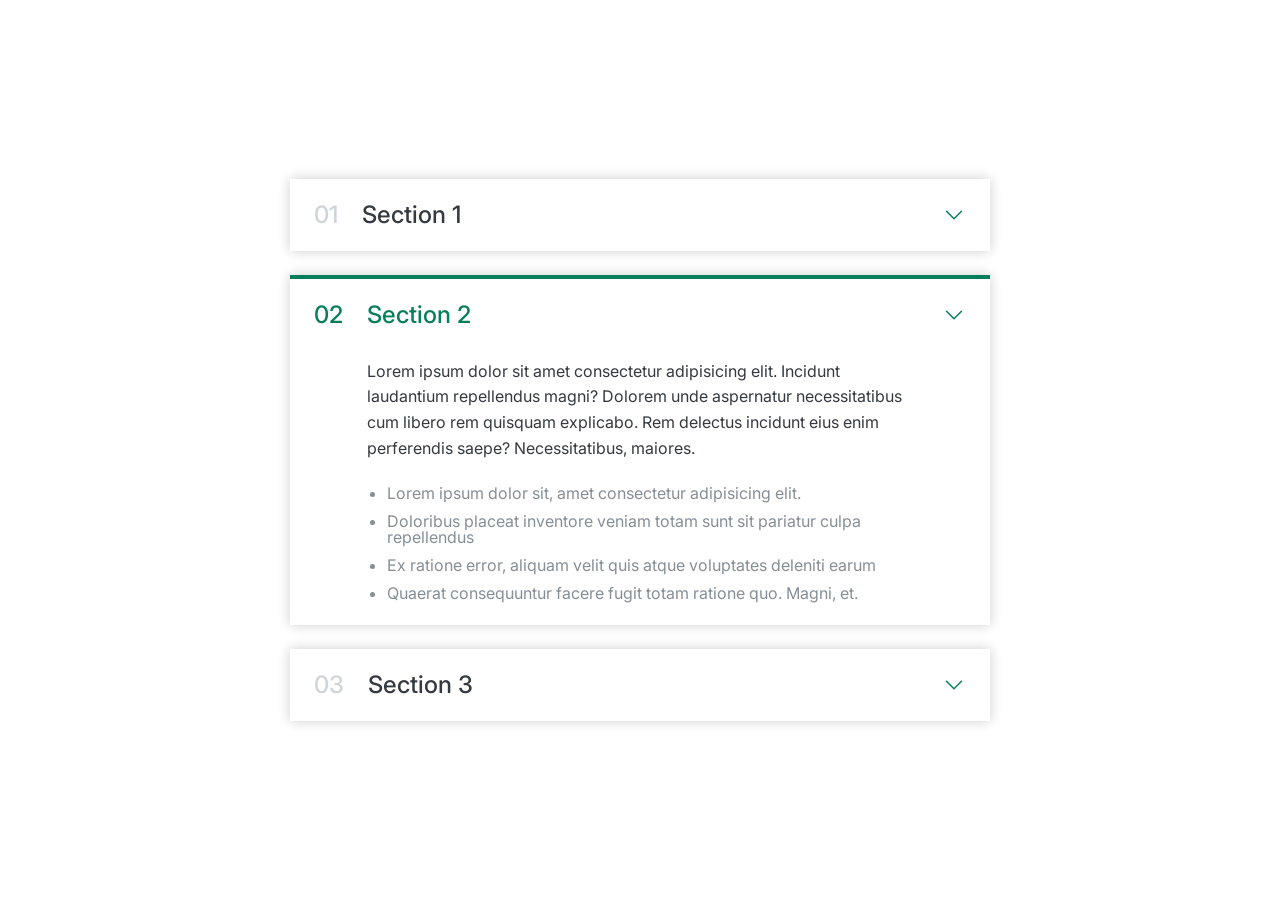
<file: accordion-component/index.html>
<!doctype html>
<html lang="en">
  <head>
    <meta charset="UTF-8" />
    <meta name="viewport" content="width=device-width, initial-scale=1.0" />
    <title>Accordion</title>

    <link rel="preconnect" href="https://fonts.googleapis.com" />
    <link rel="preconnect" href="https://fonts.gstatic.com" crossorigin />
    <link
      href="https://fonts.googleapis.com/css2?family=Inter:ital,opsz,wght@0,14..32,100..900;1,14..32,100..900&family=Rubik:ital,wght@0,300..900;1,300..900&display=swap"
      rel="stylesheet"
    />
    <link rel="stylesheet" href="style.css" />
  </head>
  <body>
    <!-- Accordion 1 -->
    <div class="accordion">
      <div class="item">
        <p class="number">01</p>
        <p class="text">Section 1</p>
        <svg
          xmlns="http://www.w3.org/2000/svg"
          fill="none"
          viewBox="0 0 24 24"
          stroke-width="1.5"
          stroke="currentColor"
          class="icon"
        >
          <path
            stroke-linecap="round"
            stroke-linejoin="round"
            d="m19.5 8.25-7.5 7.5-7.5-7.5"
          />
        </svg>
        <div class="hidden-box">
          <p>
            Lorem ipsum dolor sit amet consectetur adipisicing elit. Incidunt
            laudantium repellendus magni? Dolorem unde aspernatur necessitatibus
            cum libero rem quisquam explicabo. Rem delectus incidunt eius enim
            perferendis saepe? Necessitatibus, maiores.
          </p>
          <ul>
            <li>Lorem ipsum dolor sit, amet consectetur adipisicing elit.</li>
            <li>
              Doloribus placeat inventore veniam totam sunt sit pariatur culpa
              repellendus
            </li>
            <li>
              Ex ratione error, aliquam velit quis atque voluptates deleniti
              earum
            </li>
            <li>
              Quaerat consequuntur facere fugit totam ratione quo. Magni, et.
            </li>
          </ul>
        </div>
      </div>

      <!-- Accordion 2 -->
      <div class="item active">
        <p class="number">02</p>
        <p class="text">Section 2</p>
        <svg
          xmlns="http://www.w3.org/2000/svg"
          fill="none"
          viewBox="0 0 24 24"
          stroke-width="1.5"
          stroke="currentColor"
          class="icon"
        >
          <path
            stroke-linecap="round"
            stroke-linejoin="round"
            d="m19.5 8.25-7.5 7.5-7.5-7.5"
          />
        </svg>
        <div class="hidden-box">
          <p>
            Lorem ipsum dolor sit amet consectetur adipisicing elit. Incidunt
            laudantium repellendus magni? Dolorem unde aspernatur necessitatibus
            cum libero rem quisquam explicabo. Rem delectus incidunt eius enim
            perferendis saepe? Necessitatibus, maiores.
          </p>
          <ul>
            <li>Lorem ipsum dolor sit, amet consectetur adipisicing elit.</li>
            <li>
              Doloribus placeat inventore veniam totam sunt sit pariatur culpa
              repellendus
            </li>
            <li>
              Ex ratione error, aliquam velit quis atque voluptates deleniti
              earum
            </li>
            <li>
              Quaerat consequuntur facere fugit totam ratione quo. Magni, et.
            </li>
          </ul>
        </div>
      </div>

      <!-- Accordion 3 -->
      <div class="item">
        <p class="number">03</p>
        <p class="text">Section 3</p>
        <svg
          xmlns="http://www.w3.org/2000/svg"
          fill="none"
          viewBox="0 0 24 24"
          stroke-width="1.5"
          stroke="currentColor"
          class="icon"
        >
          <path
            stroke-linecap="round"
            stroke-linejoin="round"
            d="m19.5 8.25-7.5 7.5-7.5-7.5"
          />
        </svg>
        <div class="hidden-box">
          <p>
            Lorem ipsum dolor sit amet consectetur adipisicing elit. Incidunt
            laudantium repellendus magni? Dolorem unde aspernatur necessitatibus
            cum libero rem quisquam explicabo. Rem delectus incidunt eius enim
            perferendis saepe? Necessitatibus, maiores.
          </p>
          <ul>
            <li>Lorem ipsum dolor sit, amet consectetur adipisicing elit.</li>
            <li>
              Doloribus placeat inventore veniam totam sunt sit pariatur culpa
              repellendus
            </li>
            <li>
              Ex ratione error, aliquam velit quis atque voluptates deleniti
              earum
            </li>
            <li>
              Quaerat consequuntur facere fugit totam ratione quo. Magni, et.
            </li>
          </ul>
        </div>
      </div>
    </div>
  </body>
</html>
</file>
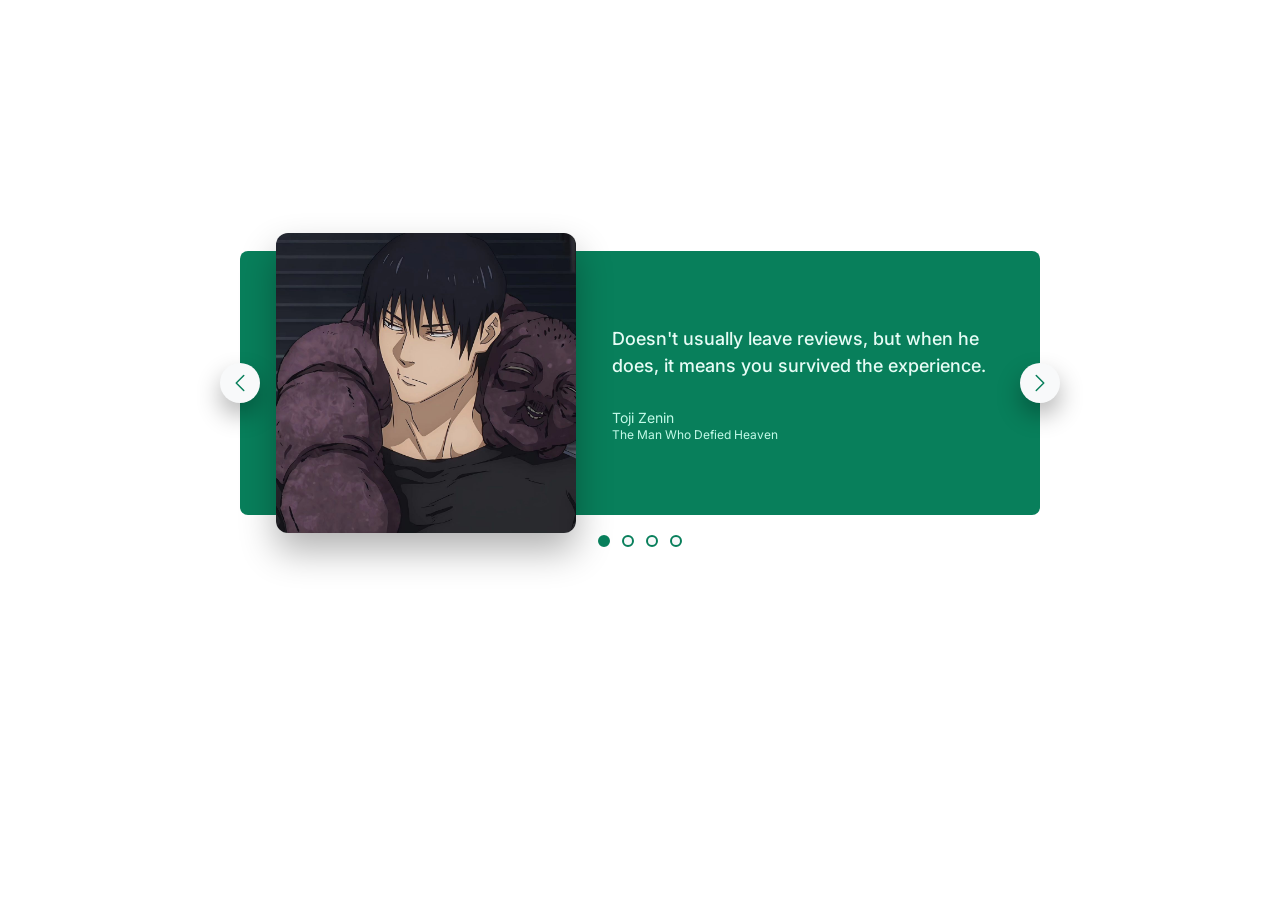
<file: carousel-component/index.html>
<!doctype html>
<html lang="en">
  <head>
    <meta charset="UTF-8" />
    <meta name="viewport" content="width=device-width, initial-scale=1.0" />
    <title>Carousel Component</title>

    <link rel="preconnect" href="https://fonts.googleapis.com" />
    <link rel="preconnect" href="https://fonts.gstatic.com" crossorigin />
    <link
      href="https://fonts.googleapis.com/css2?family=Inter:ital,opsz,wght@0,14..32,100..900;1,14..32,100..900&family=Rubik:ital,wght@0,300..900;1,300..900&display=swap"
      rel="stylesheet"
    />

    <link rel="stylesheet" href="style.css" />
  </head>
  <body>
    <div class="carousel">
      <img src="toji.jpg" alt="Toji Zenin" />
      <blockquote class="testimonial">
        <p class="testimonial-text">
          Doesn't usually leave reviews, but when he does, it means you survived
          the experience.
        </p>
        <p class="testimonial-author">Toji Zenin</p>
        <p class="testimonial-role">The Man Who Defied Heaven</p>
      </blockquote>

      <button class="btn btn--left">
        <svg
          xmlns="http://www.w3.org/2000/svg"
          fill="none"
          viewBox="0 0 24 24"
          stroke-width="1.5"
          stroke="currentColor"
          class="btn-icon"
        >
          <path
            stroke-linecap="round"
            stroke-linejoin="round"
            d="M15.75 19.5 8.25 12l7.5-7.5"
          />
        </svg>
      </button>
      <button class="btn btn--right">
        <svg
          xmlns="http://www.w3.org/2000/svg"
          fill="none"
          viewBox="0 0 24 24"
          stroke-width="1.5"
          stroke="currentColor"
          class="btn-icon"
        >
          <path
            stroke-linecap="round"
            stroke-linejoin="round"
            d="m8.25 4.5 7.5 7.5-7.5 7.5"
          />
        </svg>
      </button>
      <div class="dots">
        <button class="dot">&nbsp</button>
        <button class="dot">&nbsp</button>
        <button class="dot">&nbsp</button>
        <button class="dot">&nbsp</button>
      </div>
    </div>
  </body>
</html>
</file>
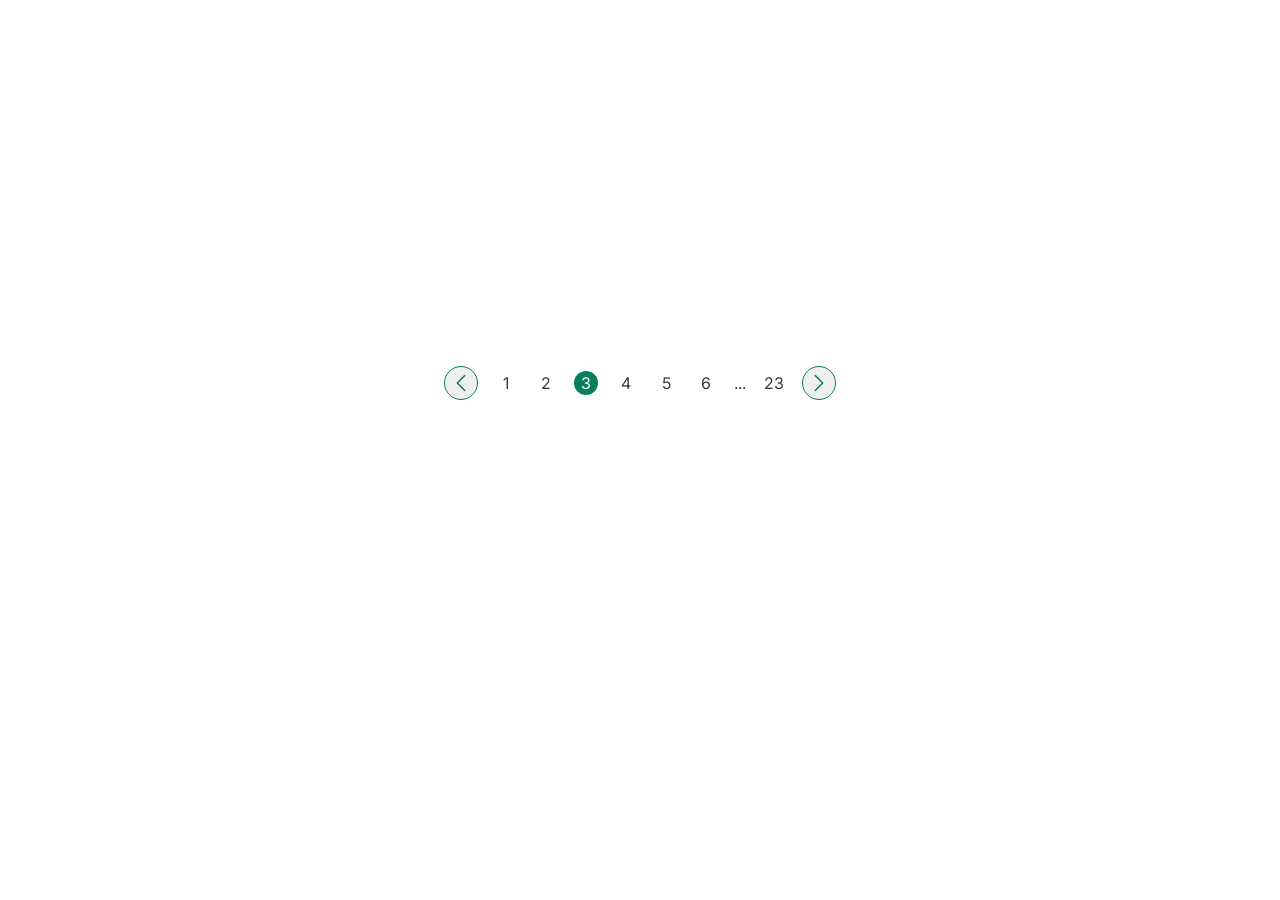
<file: pagination-component/index.html>
<!doctype html>
<html lang="en">
  <head>
    <meta charset="UTF-8" />
    <meta name="viewport" content="width=device-width, initial-scale=1.0" />
    <title>Pagination Component</title>

    <link rel="preconnect" href="https://fonts.googleapis.com" />
    <link rel="preconnect" href="https://fonts.gstatic.com" crossorigin />
    <link
      href="https://fonts.googleapis.com/css2?family=Inter:ital,opsz,wght@0,14..32,100..900;1,14..32,100..900&family=Rubik:ital,wght@0,300..900;1,300..900&display=swap"
      rel="stylesheet"
    />

    <link rel="stylesheet" href="style.css" />
  </head>
  <body>
    <div class="pagination">
      <button class="btn">
        <svg
          xmlns="http://www.w3.org/2000/svg"
          fill="none"
          viewBox="0 0 24 24"
          stroke-width="1.5"
          stroke="currentColor"
          class="btn-icon"
        >
          <path
            stroke-linecap="round"
            stroke-linejoin="round"
            d="M15.75 19.5 8.25 12l7.5-7.5"
          />
        </svg>
      </button>

      <a href="#" class="link">1</a>
      <a href="#" class="link">2</a>
      <a href="#" class="link active">3</a>
      <a href="#" class="link">4</a>
      <a href="#" class="link">5</a>
      <a href="#" class="link">6</a>
      <span>...</span>
      <a href="#" class="link">23</a>

      <button class="btn">
        <svg
          xmlns="http://www.w3.org/2000/svg"
          fill="none"
          viewBox="0 0 24 24"
          stroke-width="1.5"
          stroke="currentColor"
          class="btn-icon"
        >
          <path
            stroke-linecap="round"
            stroke-linejoin="round"
            d="m8.25 4.5 7.5 7.5-7.5 7.5"
          />
        </svg>
      </button>
    </div>
  </body>
</html>
</file>
<file: accordion-component/style.css>
* {
  padding: 0;
  margin: 0;
  box-sizing: border-box;
}

:root {
  --grey-color: #343a40;
  --light-grey-color: #868e96;
  --inactive-grey-color: #ced4da;
  --main-color: #087f5b;
}

body {
  font-family: "Inter", sans-serif;
  color: var(--grey-color);
  line-height: 1;

  display: flex;
  justify-content: center;
  align-items: center;
  height: 100vh;
}

.accordion {
  display: flex;
  flex-direction: column;
  gap: 24px;

  width: 700px;
}

.item {
  display: grid;
  grid-template-columns: auto 1fr auto;
  column-gap: 24px;
  row-gap: 32px;
  align-items: center;

  box-shadow: 0 0 12px rgba(0, 0, 0, 0.2);
  padding: 24px;
}

.number,
.text {
  font-size: 24px;
  font-weight: 500;
}

.number {
  color: var(--inactive-grey-color);
}

.icon {
  width: 24px;
  height: 24px;
  stroke: var(--main-color);
}

.hidden-box {
  grid-column: 2;
  display: none;
}

.hidden-box p {
  line-height: 1.6;
  margin-bottom: 24px;
}

.hidden-box ul {
  display: flex;
  flex-direction: column;
  gap: 12px;
  color: var(--light-grey-color);
  margin-left: 20px;
}

/* OPEN STATE LOGIC */
.active {
  border-top: 4px solid var(--main-color);
}

.active .hidden-box {
  display: block;
}

.active .number,
.active .text {
  color: var(--main-color);
}
</file>
<file: carousel-component/style.css>
* {
  padding: 0;
  margin: 0;
  box-sizing: border-box;
}

:root {
  --white-color: #f8f9fa;
  --main-color: #087f5b;
  --text-color: #e6fcf5;
  --text-dark-color: #c3fae8;
}

body {
  font-family: "Inter", sans-serif;
  color: var(--white-color);
  line-height: 1;

  display: flex;
  align-items: center;
  justify-content: center;
  height: 85vh;
}

img {
  height: 200px;
  transform: scale(1.5);
  border-radius: 8px;
  box-shadow: 0 12px 24px rgba(0, 0, 0, 0.3);
}

.carousel {
  position: relative;
  width: 800px;
  border-radius: 8px;
  padding: 32px 48px 32px 86px;
  background-color: var(--main-color);

  display: flex;
  align-items: center;
  gap: 86px;
}

.testimonial-text {
  font-size: 18px;
  font-weight: 500;
  line-height: 1.5;
  margin-bottom: 32px;
  color: var(--text-color);
}

.testimonial-author {
  font-size: 14px;
  margin-bottom: 4px;
  color: var(--text-dark-color);
}

.testimonial-role {
  font-size: 12px;
  color: var(--text-dark-color);
}

.btn {
  position: absolute;
  background-color: var(--white-color);
  border: none;
  height: 40px;
  width: 40px;
  border-radius: 50%;
  box-shadow: 0 12px 24px rgba(0, 0, 0, 0.3);
  cursor: pointer;

  display: flex;
  align-items: center;
  justify-content: center;
}

.btn--left {
  left: 0;
  top: 50%;
  transform: translate(-50%, -50%);
}

.btn--right {
  right: 0;
  top: 50%;
  transform: translate(50%, -50%);
}

.btn-icon {
  height: 24px;
  width: 24px;
  stroke: var(--main-color);
}

.dots {
  position: absolute;
  left: 50%;
  bottom: 0;
  transform: translate(-50%, 32px);

  display: flex;
  gap: 12px;
}

.dot {
  height: 12px;
  width: 12px;
  background-color: var(--white-color);
  border: 2px solid var(--main-color);
  border-radius: 50%;
  cursor: pointer;
}

.dot:first-child {
  background-color: var(--main-color);
}
</file>
<file: pagination-component/style.css>
* {
  padding: 0;
  margin: 0;
  box-sizing: border-box;
}

:root {
  --main-color: #087f5b;
  --white-color: #f8f9fa;
  --gray-color: #343a40;
}

body {
  font-family: "Inter", sans-serif;
  color: var(--gray-color);
  line-height: 1;

  display: flex;
  align-items: center;
  justify-content: center;
  height: 85vh;
}

.pagination {
  display: flex;
  align-items: center;
  justify-content: center;
  gap: 16px;
}

.btn {
  display: flex;
  justify-content: center;
  align-items: center;
  border: 1px solid var(--main-color);
  height: 34px;
  width: 34px;
  border-radius: 50%;
}

.btn-icon {
  width: 24px;
  height: 24px;
  stroke: var(--main-color);
}

.btn:hover {
  background-color: var(--main-color);
}

.btn:hover .btn-icon {
  stroke: var(--white-color);
}

.link {
  display: flex;
  justify-content: center;
  align-items: center;
  text-decoration: none;
  color: var(--gray-color);
  height: 24px;
  width: 24px;
  border-radius: 50%;
}

.link:hover,
.link:active {
  background-color: var(--main-color);
  color: var(--white-color);
}

.active {
  background-color: var(--main-color);
  color: var(--white-color);
}
</file>
